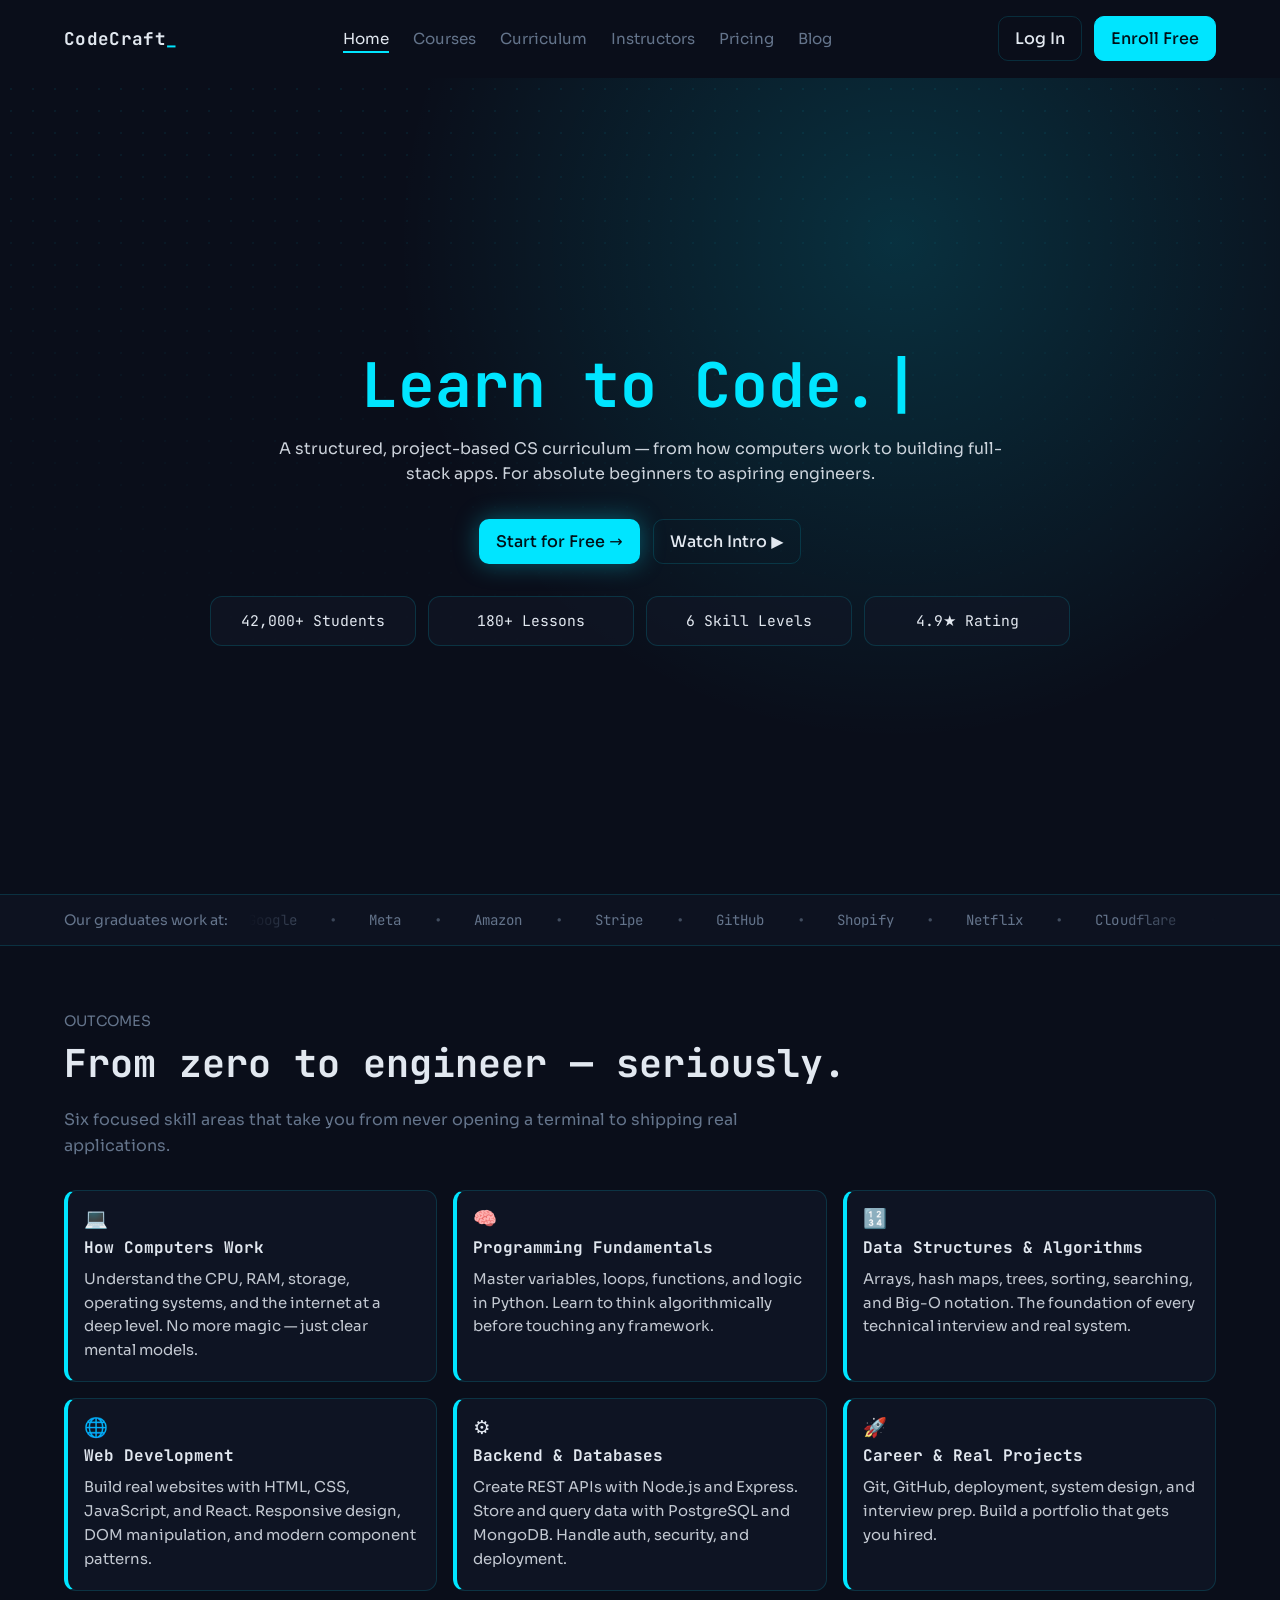
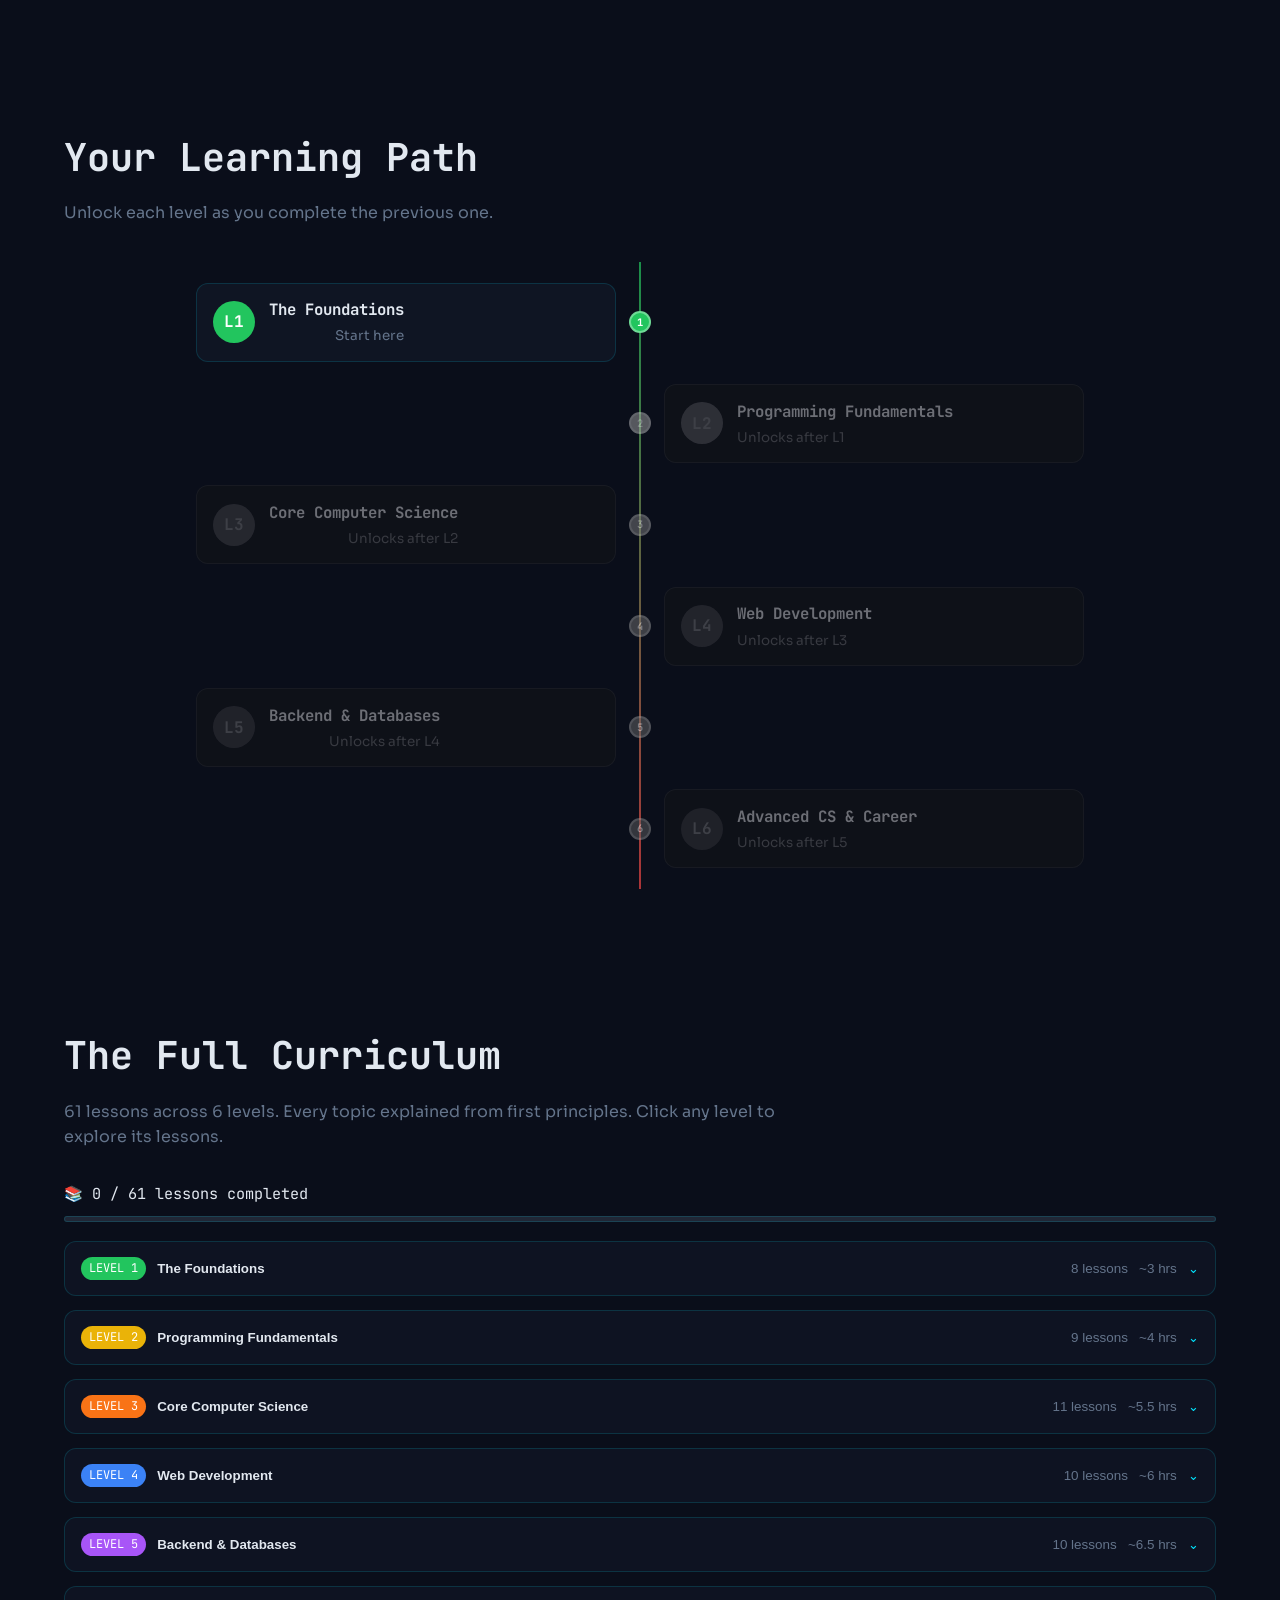
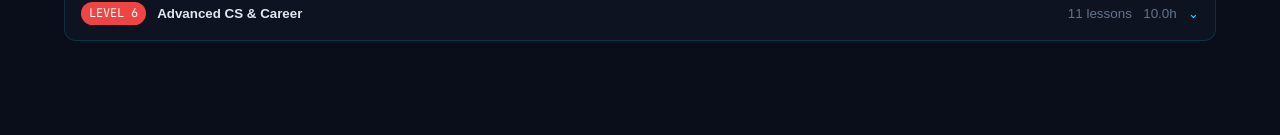
<file: codecraft.html>
<!DOCTYPE html>
<html lang="en">
<head>
  <meta charset="UTF-8" />
  <meta name="viewport" content="width=device-width, initial-scale=1.0" />
  <title>CodeCraft Academy</title>

  <link rel="preconnect" href="https://fonts.googleapis.com" />
  <link rel="preconnect" href="https://fonts.gstatic.com" crossorigin />
  <link href="https://fonts.googleapis.com/css2?family=JetBrains+Mono:wght@500;700&family=Sora:wght@300;400;500;600&display=swap" rel="stylesheet" />

  <style>
    :root {
      --bg: #0A0E1A;
      --surface: #111827;
      --surface2: #1A2236;
      --cyan: #00E5FF;
      --green: #39FF14;
      --muted: #64748B;
      --text: #E2E8F0;
      --border: rgba(0, 229, 255, 0.15);
      --radius: 12px;
      --trans: 0.3s cubic-bezier(0.4, 0, 0.2, 1);
    }

    * {
      box-sizing: border-box;
      margin: 0;
      padding: 0;
    }

    html,
    body {
      width: 100%;
      min-height: 100%;
      background: var(--bg);
      color: var(--text);
      font-family: "Sora", system-ui, -apple-system, Segoe UI, Roboto, Ubuntu, Cantarell, Noto Sans, sans-serif;
      scrollbar-color: var(--cyan) var(--surface);
      scrollbar-width: thin;
    }

    h1,
    h2,
    h3,
    h4,
    h5,
    h6 {
      font-family: "JetBrains Mono", ui-monospace, SFMono-Regular, Menlo, Monaco, Consolas, "Liberation Mono", "Courier New", monospace;
      color: var(--text);
    }

    body {
      line-height: 1.6;
      text-rendering: optimizeLegibility;
      -webkit-font-smoothing: antialiased;
    }

    a {
      color: inherit;
      text-decoration: none;
    }

    .site-header {
      position: sticky;
      top: 0;
      z-index: 1000;
      border-bottom: 1px solid transparent;
      transition: background var(--trans), border-color var(--trans), backdrop-filter var(--trans), box-shadow var(--trans);
    }

    .site-header.scrolled {
      background: rgba(10, 14, 26, 0.78);
      border-color: var(--border);
      backdrop-filter: blur(12px);
      -webkit-backdrop-filter: blur(12px);
      box-shadow: 0 8px 24px rgba(0, 0, 0, 0.35);
    }

    .nav-shell {
      max-width: 1200px;
      margin: 0 auto;
      padding: 1rem 1.5rem;
      display: flex;
      align-items: center;
      justify-content: space-between;
      gap: 1rem;
    }

    .logo {
      font-family: "JetBrains Mono", monospace;
      font-size: 1.1rem;
      font-weight: 700;
      letter-spacing: 0.02em;
    }

    .blink {
      color: var(--cyan);
      animation: blink 1s steps(1, end) infinite;
    }

    @keyframes blink {
      0%, 49% { opacity: 1; }
      50%, 100% { opacity: 0; }
    }

    .nav-links {
      display: flex;
      gap: 1.5rem;
      list-style: none;
      align-items: center;
    }

    .nav-link {
      position: relative;
      color: var(--muted);
      font-size: 0.95rem;
      transition: color var(--trans);
    }

    .nav-link:hover,
    .nav-link.active {
      color: var(--text);
    }

    .nav-link::after {
      content: "";
      position: absolute;
      left: 0;
      bottom: -0.35rem;
      width: 100%;
      height: 2px;
      background: var(--cyan);
      transform: scaleX(0);
      transform-origin: left;
      transition: transform var(--trans);
    }

    .nav-link.active::after,
    .nav-link:hover::after {
      transform: scaleX(1);
    }

    .nav-cta {
      display: flex;
      align-items: center;
      gap: 0.75rem;
    }

    .btn {
      display: inline-flex;
      align-items: center;
      justify-content: center;
      border-radius: 10px;
      border: 1px solid transparent;
      padding: 0.55rem 1rem;
      font-weight: 500;
      transition: transform var(--trans), background var(--trans), color var(--trans), border-color var(--trans);
    }

    .btn:hover {
      transform: translateY(-1px);
    }

    .btn-ghost {
      border-color: var(--border);
      color: var(--text);
      background: transparent;
    }

    .btn-ghost:hover {
      background: rgba(0, 229, 255, 0.08);
    }

    .btn-fill {
      background: var(--cyan);
      border-color: var(--cyan);
      color: #001018;
    }

    .btn-fill:hover {
      background: #4df0ff;
      border-color: #4df0ff;
    }

    .menu-toggle {
      display: none;
      width: 2.5rem;
      height: 2.5rem;
      border-radius: 10px;
      border: 1px solid var(--border);
      background: transparent;
      color: var(--text);
      align-items: center;
      justify-content: center;
      cursor: pointer;
    }

    .menu-overlay {
      position: fixed;
      inset: 0;
      background: rgba(10, 14, 26, 0.97);
      backdrop-filter: blur(8px);
      -webkit-backdrop-filter: blur(8px);
      display: none;
      align-items: center;
      justify-content: center;
      z-index: 999;
    }

    .menu-overlay.open {
      display: flex;
    }

    .menu-panel {
      display: flex;
      flex-direction: column;
      align-items: center;
      gap: 1.4rem;
    }

    .menu-panel .nav-link {
      font-size: 1.15rem;
    }

    .menu-actions {
      margin-top: 0.75rem;
      display: flex;
      gap: 0.75rem;
    }


    .reading-progress {
      position: fixed;
      top: 0;
      left: 0;
      height: 3px;
      width: 0%;
      background: var(--cyan);
      box-shadow: 0 0 14px var(--cyan);
      z-index: 1200;
      transition: width 0.12s linear;
    }

    .hero {
      position: relative;
      min-height: calc(100vh - 84px);
      display: grid;
      place-items: center;
      padding: 5.5rem 1.5rem 4rem;
      overflow: hidden;
      isolation: isolate;
    }

    .hero::before {
      content: "";
      position: absolute;
      inset: 0;
      background-image: radial-gradient(circle, rgba(0,229,255,0.24) 1px, transparent 1.2px);
      background-size: 22px 22px;
      opacity: 0.45;
      animation: drift 18s linear infinite;
      z-index: -2;
    }

    .hero::after {
      content: "";
      position: absolute;
      inset: 0;
      background: radial-gradient(circle at 70% 20%, rgba(0,229,255,0.16), transparent 45%),
                  linear-gradient(180deg, rgba(10,14,26,0.38), var(--bg) 72%);
      z-index: -1;
    }

    @keyframes drift {
      0% { transform: translate3d(0,0,0); }
      100% { transform: translate3d(22px,22px,0); }
    }

    .hero-inner {
      width: min(900px, 100%);
      text-align: center;
    }

    .hero-title {
      font-size: clamp(2rem, 4.8vw, 4rem);
      line-height: 1.12;
      margin-bottom: 1rem;
    }

    .typewriter {
      color: var(--cyan);
    }

    .typewriter::after {
      content: "|";
      margin-left: 0.25rem;
      color: var(--cyan);
      animation: blink 1s steps(1, end) infinite;
    }

    .hero-sub {
      max-width: 760px;
      margin: 0 auto;
      color: var(--text);
      opacity: 0.9;
    }

    .hero-actions {
      margin-top: 2rem;
      display: flex;
      justify-content: center;
      gap: 0.85rem;
      flex-wrap: wrap;
    }

    .btn-glow {
      background: var(--cyan);
      color: #001018;
      box-shadow: 0 0 0 rgba(0,229,255,0), 0 0 24px rgba(0,229,255,0.35);
    }

    .btn-glow:hover {
      box-shadow: 0 0 0 rgba(0,229,255,0), 0 0 28px rgba(0,229,255,0.6);
      background: #4df0ff;
    }

    .stats-bar {
      margin: 2rem auto 0;
      display: grid;
      grid-template-columns: repeat(4, minmax(130px, 1fr));
      gap: 0.75rem;
      width: min(860px, 100%);
    }

    .stat {
      border: 1px solid var(--border);
      border-radius: var(--radius);
      padding: 0.75rem;
      background: rgba(17,24,39,0.66);
      font-family: "JetBrains Mono", monospace;
      font-size: 0.92rem;
    }

    .enroll-toast {
      position: fixed;
      left: 1.25rem;
      bottom: 1.25rem;
      z-index: 1100;
      background: var(--surface2);
      border: 1px solid rgba(57,255,20,0.35);
      border-radius: var(--radius);
      padding: 0.75rem 0.9rem;
      display: none;
      align-items: center;
      gap: 0.65rem;
      cursor: pointer;
      box-shadow: 0 10px 30px rgba(0,0,0,0.35);
    }

    .enroll-toast.show { display: inline-flex; }

    .pulse-dot {
      width: 10px;
      height: 10px;
      border-radius: 999px;
      background: var(--green);
      box-shadow: 0 0 0 rgba(57,255,20,0.6);
      animation: pulse 1.8s infinite;
      flex-shrink: 0;
    }

    @keyframes pulse {
      0% { box-shadow: 0 0 0 0 rgba(57,255,20,0.55); }
      70% { box-shadow: 0 0 0 10px rgba(57,255,20,0); }
      100% { box-shadow: 0 0 0 0 rgba(57,255,20,0); }
    }



    .trust-bar {
      background: #0D1220;
      border-top: 1px solid var(--border);
      border-bottom: 1px solid var(--border);
      padding: 0.85rem 0;
      overflow: hidden;
    }

    .trust-inner {
      max-width: 1200px;
      margin: 0 auto;
      padding: 0 1.5rem;
      display: grid;
      grid-template-columns: auto 1fr;
      align-items: center;
      gap: 1.25rem;
    }

    .trust-label {
      color: var(--muted);
      white-space: nowrap;
      font-size: 0.9rem;
    }

    .marquee {
      overflow: hidden;
      mask-image: linear-gradient(90deg, transparent, #000 10%, #000 90%, transparent);
      -webkit-mask-image: linear-gradient(90deg, transparent, #000 10%, #000 90%, transparent);
    }

    .marquee-track {
      width: max-content;
      display: flex;
      gap: 2rem;
      animation: marquee 28s linear infinite;
      font-family: "JetBrains Mono", monospace;
      color: var(--muted);
      font-size: 0.88rem;
      letter-spacing: 0.01em;
    }

    .marquee-group {
      display: flex;
      gap: 2rem;
      list-style: none;
      white-space: nowrap;
    }

    .marquee-item::after {
      content: "•";
      color: rgba(100,116,139,0.6);
      margin-left: 2rem;
    }

    @keyframes marquee {
      from { transform: translateX(0); }
      to { transform: translateX(-50%); }
    }

    .learn-section,
    .path-section {
      max-width: 1200px;
      margin: 0 auto;
      padding: 4rem 1.5rem;
    }

    .section-title {
      font-size: clamp(1.6rem, 3vw, 2.5rem);
      margin-bottom: 0.75rem;
    }

    .section-sub {
      color: var(--muted);
      max-width: 740px;
      margin-bottom: 2rem;
    }

    .learn-grid {
      display: grid;
      grid-template-columns: repeat(3, minmax(0, 1fr));
      gap: 1rem;
    }

    .learn-card {
      background: rgba(17,24,39,0.72);
      border: 1px solid var(--border);
      border-left: 4px solid var(--cyan);
      border-radius: var(--radius);
      padding: 1.15rem 1.15rem 1.15rem 1rem;
      transition: transform var(--trans), box-shadow var(--trans), border-color var(--trans);
    }

    .learn-card:hover {
      transform: translateY(-4px);
      box-shadow: 0 0 0 rgba(0,229,255,0), 0 8px 28px rgba(0,229,255,0.25);
      border-color: rgba(0,229,255,0.38);
    }

    .learn-icon {
      font-size: 1.2rem;
      margin-bottom: 0.4rem;
      line-height: 1;
    }

    .learn-card h3 { font-size: 1rem; margin-bottom: 0.45rem; font-weight: 700; }
    .learn-card p { color: var(--text); opacity: 0.85; font-size: 0.93rem; }

    .path-section {
      position: relative;
      padding-top: 4.5rem;
      padding-bottom: 4.5rem;
    }

    .skill-tree {
      position: relative;
      max-width: 980px;
      margin: 2.25rem auto 0;
      padding: 0.5rem 0;
    }

    .skill-tree::before {
      content: "";
      position: absolute;
      left: 50%;
      top: 0;
      bottom: 0;
      width: 2px;
      background: linear-gradient(180deg, rgba(34,197,94,0.7), rgba(239,68,68,0.7));
      transform: translateX(-50%);
    }

    .tree-node {
      position: relative;
      width: 50%;
      padding: 0.6rem 1.5rem;
      margin: 0.2rem 0;
    }

    .tree-node.left {
      margin-left: 0;
      text-align: right;
    }

    .tree-node.right {
      margin-left: 50%;
      text-align: left;
    }

    .tree-card {
      position: relative;
      display: inline-flex;
      align-items: center;
      gap: 0.9rem;
      min-width: min(420px, 100%);
      max-width: 420px;
      background: rgba(17,24,39,0.78);
      border: 1px solid var(--border);
      border-radius: var(--radius);
      padding: 0.85rem 1rem;
    }

    .tree-node.left .tree-card { margin-left: auto; }

    .node-dot {
      position: absolute;
      top: 50%;
      width: 22px;
      height: 22px;
      border-radius: 50%;
      transform: translateY(-50%);
      border: 2px solid rgba(255,255,255,0.35);
      display: grid;
      place-items: center;
      font-family: "JetBrains Mono", monospace;
      font-size: 0.65rem;
      font-weight: 700;
      color: #fff;
      z-index: 2;
    }

    .tree-node.left .node-dot { right: -11px; }
    .tree-node.right .node-dot { left: -11px; }

    .level-circle {
      width: 42px;
      height: 42px;
      border-radius: 50%;
      display: grid;
      place-items: center;
      font-family: "JetBrains Mono", monospace;
      font-weight: 700;
      color: #fff;
      flex-shrink: 0;
    }

    .level-meta h3 { font-size: 0.98rem; margin-bottom: 0.2rem; }
    .level-meta p { font-size: 0.84rem; color: var(--muted); }

    .level-1 { background: #22C55E; }
    .level-2 { background: #EAB308; }
    .level-3 { background: #F97316; }
    .level-4 { background: #3B82F6; }
    .level-5 { background: #A855F7; }
    .level-6 { background: #EF4444; }

    .node-active .level-circle,
    .node-active .node-dot {
      box-shadow: 0 0 0 rgba(34,197,94,0.55);
      animation: levelPulse 1.8s infinite;
    }

    @keyframes levelPulse {
      0% { box-shadow: 0 0 0 0 rgba(34,197,94,0.45); }
      75% { box-shadow: 0 0 0 12px rgba(34,197,94,0); }
      100% { box-shadow: 0 0 0 0 rgba(34,197,94,0); }
    }

    .node-locked .tree-card,
    .node-locked .level-circle,
    .node-locked .node-dot {
      opacity: 0.45;
      filter: grayscale(1);
    }

    .tree-card[data-lock]::after {
      content: attr(data-lock);
      position: absolute;
      left: 50%;
      bottom: calc(100% + 10px);
      transform: translateX(-50%) translateY(6px);
      white-space: nowrap;
      background: #0D1220;
      border: 1px solid var(--border);
      color: var(--text);
      font-size: 0.76rem;
      padding: 0.35rem 0.5rem;
      border-radius: 8px;
      opacity: 0;
      pointer-events: none;
      transition: opacity var(--trans), transform var(--trans);
    }

    .node-locked .tree-card:hover::after {
      opacity: 1;
      transform: translateX(-50%) translateY(0);
    }

    .fade-card {
      opacity: 0;
      transform: translateY(18px);
      transition: opacity 0.65s ease, transform 0.65s ease;
    }

    .fade-card.in-view {
      opacity: 1;
      transform: translateY(0);
    }

    @media (max-width: 960px) {
      .nav-links,
      .nav-cta {
        display: none;
      }

      .menu-toggle {
        display: inline-flex;
      }

      .stats-bar {
        grid-template-columns: repeat(2, minmax(130px, 1fr));
      }

      .trust-inner {
        grid-template-columns: 1fr;
        gap: 0.6rem;
      }

      .learn-grid {
        grid-template-columns: 1fr 1fr;
      }

      .tree-node,
      .tree-node.right {
        width: 100%;
        margin-left: 0;
        text-align: left;
        padding-left: 2.2rem;
      }

      .skill-tree::before {
        left: 20px;
      }

      .tree-node.left .node-dot,
      .tree-node.right .node-dot {
        left: 9px;
        right: auto;
      }

      .tree-node.left .tree-card {
        margin-left: 0;
      }
    }

    @media (max-width: 560px) {
      .stats-bar {
        grid-template-columns: 1fr;
      }

      .learn-grid {
        grid-template-columns: 1fr;
      }
    }



    .curriculum-section {
      max-width: 1200px;
      margin: 0 auto;
      padding: 4rem 1.5rem 5rem;
    }

    .curriculum-top {
      margin: 1.5rem 0 1.2rem;
    }

    .curriculum-counter {
      font-family: "JetBrains Mono", monospace;
      font-size: 0.95rem;
      margin-bottom: 0.6rem;
    }

    .curriculum-progress {
      height: 6px;
      width: 100%;
      background: rgba(100,116,139,0.25);
      border-radius: 999px;
      overflow: hidden;
      border: 1px solid var(--border);
    }

    .curriculum-progress-fill {
      height: 100%;
      width: 0%;
      background: linear-gradient(90deg, var(--cyan), #22c55e);
      transition: width var(--trans);
    }

    .accordion-item { border: 1px solid var(--border); border-radius: var(--radius); margin-bottom: 0.85rem; background: rgba(17,24,39,0.65); overflow: hidden; }
    .accordion-header { width: 100%; background: transparent; color: var(--text); border: 0; padding: 0.95rem 1rem; display:flex; align-items:center; justify-content:space-between; gap:1rem; cursor:pointer; }
    .acc-left { display:flex; align-items:center; gap:0.7rem; flex-wrap:wrap; }
    .lvl-badge { font-family:"JetBrains Mono", monospace; font-size:0.75rem; padding:0.22rem 0.5rem; border-radius:999px; color:#fff; }
    .acc-meta { color: var(--muted); font-size:0.84rem; display:flex; gap:0.7rem; align-items:center; }
    .acc-chevron { transition: transform var(--trans); color: var(--cyan); }
    .accordion-item.open .acc-chevron { transform: rotate(180deg); }
    .accordion-body { max-height: 0; overflow: hidden; transition: max-height .35s ease; }
    .lesson-list { padding: 0 1rem 1rem; display:grid; gap:0.55rem; }
    .lesson-row { display:grid; grid-template-columns:auto 1fr auto auto; gap:0.6rem; align-items:center; border:1px solid rgba(100,116,139,0.25); border-radius:10px; padding:0.55rem 0.65rem; background: rgba(10,14,26,0.5); }
    .lesson-row input { accent-color: var(--cyan); width:16px; height:16px; }
    .lesson-title { font-size:0.92rem; }
    .duration-badge,.project-badge,.preview-pill { font-size:0.72rem; border-radius:999px; padding:0.2rem 0.45rem; font-family:"JetBrains Mono", monospace; }
    .duration-badge { border:1px solid var(--border); color:var(--muted); }
    .preview-pill { background: rgba(34,197,94,0.2); border:1px solid rgba(34,197,94,0.4); color:#86efac; }
    .lesson-row.project { background: rgba(234,179,8,0.12); border-color: rgba(234,179,8,0.45); }
    .project-badge { background: rgba(234,179,8,0.2); border:1px solid rgba(234,179,8,0.5); color:#facc15; }

    ::-webkit-scrollbar {
      width: 10px;
      height: 10px;
    }

    ::-webkit-scrollbar-track {
      background: var(--surface);
    }

    ::-webkit-scrollbar-thumb {
      background: linear-gradient(180deg, var(--cyan), #00b8cc);
      border-radius: 999px;
      border: 2px solid var(--surface);
      transition: background var(--trans);
    }

    ::-webkit-scrollbar-thumb:hover {
      background: linear-gradient(180deg, #4df0ff, var(--cyan));
    }
  </style>
</head>
<body>
  <div class="reading-progress" id="readingProgress" aria-hidden="true"></div>

  <header class="site-header" id="siteHeader">
    <nav class="nav-shell" aria-label="Main navigation">
      <a class="logo" href="#">CodeCraft<span class="blink">_</span></a>

      <ul class="nav-links">
        <li><a class="nav-link active" href="#">Home</a></li>
        <li><a class="nav-link" href="#">Courses</a></li>
        <li><a class="nav-link" href="#">Curriculum</a></li>
        <li><a class="nav-link" href="#">Instructors</a></li>
        <li><a class="nav-link" href="#">Pricing</a></li>
        <li><a class="nav-link" href="#">Blog</a></li>
      </ul>

      <div class="nav-cta">
        <a class="btn btn-ghost" href="#">Log In</a>
        <a class="btn btn-fill" href="#">Enroll Free</a>
      </div>

      <button class="menu-toggle" id="menuToggle" aria-label="Open menu" aria-expanded="false" aria-controls="mobileMenu">
        ☰
      </button>
    </nav>
  </header>

  <div class="menu-overlay" id="mobileMenu" aria-hidden="true">
    <div class="menu-panel">
      <a class="nav-link active" href="#">Home</a>
      <a class="nav-link" href="#">Courses</a>
      <a class="nav-link" href="#">Curriculum</a>
      <a class="nav-link" href="#">Instructors</a>
      <a class="nav-link" href="#">Pricing</a>
      <a class="nav-link" href="#">Blog</a>
      <div class="menu-actions">
        <a class="btn btn-ghost" href="#">Log In</a>
        <a class="btn btn-fill" href="#">Enroll Free</a>
      </div>
    </div>
  </div>


  <main>
    <section class="hero" id="home">
      <div class="hero-inner">
        <h1 class="hero-title"> <span class="typewriter" id="typewriterText">Learn to Code.</span> </h1>
        <p class="hero-sub">A structured, project-based CS curriculum — from how computers work to building full-stack apps. For absolute beginners to aspiring engineers.</p>

        <div class="hero-actions">
          <a class="btn btn-glow" href="#">Start for Free →</a>
          <a class="btn btn-ghost" href="#">Watch Intro ▶</a>
        </div>

        <div class="stats-bar" aria-label="CodeCraft stats">
          <div class="stat">42,000+ Students</div>
          <div class="stat">180+ Lessons</div>
          <div class="stat">6 Skill Levels</div>
          <div class="stat">4.9★ Rating</div>
        </div>
      </div>
    </section>
  </main>

  <button class="enroll-toast" id="enrollToast" type="button" aria-label="Dismiss recent enrollment notification">
    <span class="pulse-dot" aria-hidden="true"></span>
    <span>Arjun S. just enrolled in Python Basics</span>
  </button>


  <section class="trust-bar" aria-label="Graduate employers">
    <div class="trust-inner">
      <p class="trust-label">Our graduates work at:</p>
      <div class="marquee">
        <div class="marquee-track">
          <ul class="marquee-group" aria-hidden="true">
            <li class="marquee-item">Google</li><li class="marquee-item">Meta</li><li class="marquee-item">Amazon</li><li class="marquee-item">Stripe</li><li class="marquee-item">GitHub</li><li class="marquee-item">Shopify</li><li class="marquee-item">Netflix</li><li class="marquee-item">Cloudflare</li><li class="marquee-item">Vercel</li><li class="marquee-item">OpenAI</li><li class="marquee-item">Microsoft</li><li class="marquee-item">Notion</li><li class="marquee-item">Linear</li><li class="marquee-item">Figma</li>
          </ul>
          <ul class="marquee-group" aria-hidden="true">
            <li class="marquee-item">Google</li><li class="marquee-item">Meta</li><li class="marquee-item">Amazon</li><li class="marquee-item">Stripe</li><li class="marquee-item">GitHub</li><li class="marquee-item">Shopify</li><li class="marquee-item">Netflix</li><li class="marquee-item">Cloudflare</li><li class="marquee-item">Vercel</li><li class="marquee-item">OpenAI</li><li class="marquee-item">Microsoft</li><li class="marquee-item">Notion</li><li class="marquee-item">Linear</li><li class="marquee-item">Figma</li>
          </ul>
        </div>
      </div>
    </div>
  </section>

  <section class="learn-section" id="curriculum">
    <p class="trust-label">OUTCOMES</p>
    <h2 class="section-title">From zero to engineer — seriously.</h2>
    <p class="section-sub">Six focused skill areas that take you from never opening a terminal to shipping real applications.</p>
    <div class="learn-grid">
      <article class="learn-card fade-card"><div class="learn-icon" aria-hidden="true">💻</div><h3>How Computers Work</h3><p>Understand the CPU, RAM, storage, operating systems, and the internet at a deep level. No more magic — just clear mental models.</p></article>
      <article class="learn-card fade-card"><div class="learn-icon" aria-hidden="true">🧠</div><h3>Programming Fundamentals</h3><p>Master variables, loops, functions, and logic in Python. Learn to think algorithmically before touching any framework.</p></article>
      <article class="learn-card fade-card"><div class="learn-icon" aria-hidden="true">🔢</div><h3>Data Structures &amp; Algorithms</h3><p>Arrays, hash maps, trees, sorting, searching, and Big-O notation. The foundation of every technical interview and real system.</p></article>
      <article class="learn-card fade-card"><div class="learn-icon" aria-hidden="true">🌐</div><h3>Web Development</h3><p>Build real websites with HTML, CSS, JavaScript, and React. Responsive design, DOM manipulation, and modern component patterns.</p></article>
      <article class="learn-card fade-card"><div class="learn-icon" aria-hidden="true">⚙️</div><h3>Backend &amp; Databases</h3><p>Create REST APIs with Node.js and Express. Store and query data with PostgreSQL and MongoDB. Handle auth, security, and deployment.</p></article>
      <article class="learn-card fade-card"><div class="learn-icon" aria-hidden="true">🚀</div><h3>Career &amp; Real Projects</h3><p>Git, GitHub, deployment, system design, and interview prep. Build a portfolio that gets you hired.</p></article>
    </div>
  </section>

  <section class="path-section" id="learning-path">
    <h2 class="section-title">Your Learning Path</h2>
    <p class="section-sub">Unlock each level as you complete the previous one.</p>
    <div class="skill-tree" aria-label="Vertical learning path skill tree">
      <article class="tree-node left node-active fade-card">
        <span class="node-dot level-1">1</span>
        <div class="tree-card">
          <div class="level-circle level-1">L1</div>
          <div class="level-meta"><h3>The Foundations</h3><p>Start here</p></div>
        </div>
      </article>
      <article class="tree-node right node-locked fade-card">
        <span class="node-dot level-2">2</span>
        <div class="tree-card" data-lock="Complete Level 1 to unlock">
          <div class="level-circle level-2">L2</div>
          <div class="level-meta"><h3>Programming Fundamentals</h3><p>Unlocks after L1</p></div>
        </div>
      </article>
      <article class="tree-node left node-locked fade-card">
        <span class="node-dot level-3">3</span>
        <div class="tree-card" data-lock="Complete Level 2 to unlock">
          <div class="level-circle level-3">L3</div>
          <div class="level-meta"><h3>Core Computer Science</h3><p>Unlocks after L2</p></div>
        </div>
      </article>
      <article class="tree-node right node-locked fade-card">
        <span class="node-dot level-4">4</span>
        <div class="tree-card" data-lock="Complete Level 3 to unlock">
          <div class="level-circle level-4">L4</div>
          <div class="level-meta"><h3>Web Development</h3><p>Unlocks after L3</p></div>
        </div>
      </article>
      <article class="tree-node left node-locked fade-card">
        <span class="node-dot level-5">5</span>
        <div class="tree-card" data-lock="Complete Level 4 to unlock">
          <div class="level-circle level-5">L5</div>
          <div class="level-meta"><h3>Backend &amp; Databases</h3><p>Unlocks after L4</p></div>
        </div>
      </article>
      <article class="tree-node right node-locked fade-card">
        <span class="node-dot level-6">6</span>
        <div class="tree-card" data-lock="Complete Level 5 to unlock">
          <div class="level-circle level-6">L6</div>
          <div class="level-meta"><h3>Advanced CS &amp; Career</h3><p>Unlocks after L5</p></div>
        </div>
      </article>
    </div>
  </section>

  <section class="curriculum-section" id="full-curriculum">
    <h2 class="section-title">The Full Curriculum</h2>
    <p class="section-sub">61 lessons across 6 levels. Every topic explained from first principles. Click any level to explore its lessons.</p>
    <div class="curriculum-top">
      <p class="curriculum-counter" id="curriculumCounter">📚 0 / 61 lessons completed</p>
      <div class="curriculum-progress"><div class="curriculum-progress-fill" id="curriculumProgressFill"></div></div>
    </div>
    <div id="curriculumAccordion"></div>
  </section>


  <script>
    const siteHeader = document.getElementById('siteHeader');
    const menuToggle = document.getElementById('menuToggle');
    const mobileMenu = document.getElementById('mobileMenu');

    const onScroll = () => {
      siteHeader.classList.toggle('scrolled', window.scrollY > 50);

      const scrollTop = window.scrollY;
      const scrollHeight = document.documentElement.scrollHeight - window.innerHeight;
      const progress = scrollHeight > 0 ? (scrollTop / scrollHeight) * 100 : 0;
      readingProgress.style.width = `${Math.min(progress, 100)}%`;
    };

    const toggleMenu = () => {
      const isOpen = mobileMenu.classList.toggle('open');
      menuToggle.setAttribute('aria-expanded', String(isOpen));
      mobileMenu.setAttribute('aria-hidden', String(!isOpen));
      document.body.style.overflow = isOpen ? 'hidden' : '';
    };


    const readingProgress = document.getElementById('readingProgress');
    const typewriterText = document.getElementById('typewriterText');
    const enrollToast = document.getElementById('enrollToast');

    const phrases = [
      'Learn to Code.',
      'Build Anything.',
      'Think Like a Computer.',
      'Go From Zero to Engineer.'
    ];
    let phraseIndex = 0;
    let letterIndex = 0;
    let deleting = false;

    const runTypewriter = () => {
      const current = phrases[phraseIndex];
      typewriterText.textContent = current.slice(0, letterIndex);

      if (!deleting && letterIndex < current.length) {
        letterIndex += 1;
        setTimeout(runTypewriter, 75);
      } else if (!deleting && letterIndex === current.length) {
        deleting = true;
        setTimeout(runTypewriter, 1200);
      } else if (deleting && letterIndex > 0) {
        letterIndex -= 1;
        setTimeout(runTypewriter, 40);
      } else {
        deleting = false;
        phraseIndex = (phraseIndex + 1) % phrases.length;
        setTimeout(runTypewriter, 220);
      }
    };



    const curriculumData = [
      {level:1,color:'#22C55E',title:'The Foundations',hours:'~3 hrs',lessons:[
        ['1.1','How Computers Work: CPU, RAM, Storage & GPU Explained','14 min',true,false],['1.2','Binary & Number Systems: How Computers Count','10 min',false,false],['1.3','Operating Systems: What They Are & How to Use Them','12 min',true,false],['1.4','The Internet Explained: TCP/IP, DNS, HTTP & Browsers','16 min',false,false],['1.5','Introduction to the Terminal & Command Line','18 min',false,false],['1.6','Files, Folders & File Systems','8 min',false,false],['1.7','What is a Programming Language?','10 min',true,false],['1.8','Your First Program: "Hello, World!" in Python','PROJECT',false,true]
      ]},
      {level:2,color:'#EAB308',title:'Programming Fundamentals',hours:'~4 hrs',lessons:[
        ['2.9','Variables, Data Types & Memory','14 min',true,false],['2.10','Operators & Expressions','10 min',false,false],['2.11','Conditionals: if / else / elif','12 min',false,false],['2.12','Loops: for, while, and When to Use Each','16 min',false,false],['2.13','Functions: Writing Reusable Code','18 min',true,false],['2.14','Scope, Closures & the Call Stack','14 min',false,false],['2.15','Debugging: Reading Errors & Using Print Statements','12 min',false,false],['2.16','Pseudocode & Flowcharts: Planning Before Coding','10 min',false,false],['2.17','Mini Project: Build a Text-Based Calculator','PROJECT',false,true]
      ]},
      {level:3,color:'#F97316',title:'Core Computer Science',hours:'~5.5 hrs',lessons:[
        ['3.18','Arrays & Lists: When Order Matters','12 min',false,false],['3.19','Strings & String Manipulation','14 min',true,false],['3.20','Dictionaries & Hash Maps','16 min',false,false],['3.21','Stacks & Queues: The Fundamentals','14 min',false,false],['3.22','Linked Lists: Explained Visually','18 min',false,false],['3.23','Recursion: How to Think Recursively','20 min',true,false],['3.24','Searching: Linear & Binary Search','14 min',false,false],['3.25','Sorting: Bubble, Merge & Quick Sort','22 min',false,false],['3.26','Big-O Notation & Algorithm Complexity','18 min',false,false],['3.27','Object-Oriented Programming: Classes & Objects','20 min',true,false],['3.28','Mini Project: Student Grade Manager in Python','PROJECT',false,true]
      ]},
      {level:4,color:'#3B82F6',title:'Web Development',hours:'~6 hrs',lessons:[
        ['4.29','How Websites Work: HTML, CSS, JS & the Browser','12 min',true,false],['4.30','HTML5 Deep Dive: Semantics, Forms & Accessibility','18 min',false,false],['4.31','CSS Mastery: Box Model, Flexbox & Grid','24 min',false,false],['4.32','Responsive Design & Mobile-First Development','20 min',true,false],['4.33','JavaScript: DOM Manipulation & Events','22 min',false,false],['4.34','Modern JavaScript: ES6+, Promises & async/await','20 min',false,false],['4.35','React: Components, Props & State','24 min',true,false],['4.36','React Hooks & Managing Application State','22 min',false,false],['4.37','Git & GitHub: Version Control for Real Projects','16 min',false,false],['4.38','Mini Project: Build a Full Portfolio Website','PROJECT',false,true]
      ]},
      {level:5,color:'#A855F7',title:'Backend & Databases',hours:'~6.5 hrs',lessons:[
        ['5.39','How Servers Work: HTTP, REST & Request/Response','14 min',true,false],['5.40','Node.js & Express: Building Your First API','24 min',false,false],['5.41','SQL Fundamentals: Tables, Queries & Joins','22 min',false,false],['5.42','PostgreSQL: Setting Up & Querying a Real Database','20 min',true,false],['5.43','MongoDB: Documents, Collections & CRUD','18 min',false,false],['5.44','Authentication: Sessions, JWT & OAuth','22 min',false,false],['5.45','API Design Best Practices & Documentation','16 min',false,false],['5.46','Web Security: XSS, CSRF, SQL Injection & HTTPS','18 min',false,false],['5.47','Deployment: Vercel, Railway & AWS Basics','20 min',true,false],['5.48','Mini Project: Full-Stack Notes App with Auth','PROJECT',false,true]
      ]},
      {level:6,color:'#EF4444',title:'Advanced CS & Career',hours:'10.0h',lessons:[
        ['6.1','System Design Basics','14 min',false,false],['6.2','Scalability Concepts','13 min',false,false],['6.3','Testing Strategies','11 min',false,false],['6.4','GitHub Workflow','10 min',true,false],['6.5','Mini Project: Architecture Case Study','PROJECT',false,true],['6.6','Interview Algorithms','15 min',false,false],['6.7','Behavioral Interviews','9 min',false,false],['6.8','Portfolio Positioning','10 min',false,false],['6.9','Resume + LinkedIn','8 min',false,false],['6.10','Final Capstone','PROJECT',false,true],['6.11','Graduation Checklist','7 min',false,false]
      ]}
    ];

    const curriculumAccordion = document.getElementById('curriculumAccordion');
    const curriculumCounter = document.getElementById('curriculumCounter');
    const curriculumProgressFill = document.getElementById('curriculumProgressFill');
    const storageKey = 'codecraft.completedLessons';

    const renderCurriculum = () => {
      curriculumAccordion.innerHTML = curriculumData.map((lvl) => {
        const rows = lvl.lessons.map((lesson) => {
          const [id,title,duration,free,project] = lesson;
          return `<label class="lesson-row ${project ? 'project' : ''}"><input type="checkbox" data-lesson="${id}"><span class="lesson-title">${project ? '🛠 ' : ''}${id} — ${title}</span>${project ? '<span class="project-badge">PROJECT</span>' : `<span class="duration-badge">${duration}</span>`}${free ? '<span class="preview-pill">FREE PREVIEW</span>' : '<span></span>'}</label>`;
        }).join('');
        return `<article class="accordion-item"><button class="accordion-header"><div class="acc-left"><span class="lvl-badge" style="background:${lvl.color}">LEVEL ${lvl.level}</span><strong>${lvl.title}</strong></div><div class="acc-meta"><span>${lvl.lessons.length} lessons</span><span>${lvl.hours}</span><span class="acc-chevron">⌄</span></div></button><div class="accordion-body"><div class="lesson-list">${rows}</div></div></article>`;
      }).join('');
    };

    const updateCurriculumProgress = () => {
      const checks = [...document.querySelectorAll('#curriculumAccordion input[type="checkbox"]')];
      const done = checks.filter((c) => c.checked).length;
      curriculumCounter.textContent = `📚 ${done} / 61 lessons completed`;
      curriculumProgressFill.style.width = `${(done / 61) * 100}%`;
      localStorage.setItem(storageKey, JSON.stringify(checks.filter((c) => c.checked).map((c) => c.dataset.lesson)));
    };

    renderCurriculum();

    document.querySelectorAll('.accordion-header').forEach((header) => {
      header.addEventListener('click', () => {
        const item = header.closest('.accordion-item');
        const body = item.querySelector('.accordion-body');
        const open = item.classList.toggle('open');
        body.style.maxHeight = open ? `${body.scrollHeight}px` : '0px';
      });
    });

    const saved = new Set(JSON.parse(localStorage.getItem(storageKey) || '[]'));
    document.querySelectorAll('#curriculumAccordion input[type="checkbox"]').forEach((box) => {
      box.checked = saved.has(box.dataset.lesson);
      box.addEventListener('change', updateCurriculumProgress);
    });
    updateCurriculumProgress();

    const fadeCards = document.querySelectorAll('.fade-card');
    const fadeObserver = new IntersectionObserver((entries) => {
      entries.forEach((entry) => {
        if (entry.isIntersecting) {
          entry.target.classList.add('in-view');
          fadeObserver.unobserve(entry.target);
        }
      });
    }, { threshold: 0.15 });

    fadeCards.forEach((card) => fadeObserver.observe(card));

    onScroll();
    runTypewriter();
    setTimeout(() => enrollToast.classList.add('show'), 4000);
    enrollToast.addEventListener('click', () => enrollToast.remove());
    window.addEventListener('scroll', onScroll);
    menuToggle.addEventListener('click', toggleMenu);
    mobileMenu.addEventListener('click', (event) => {
      if (event.target === mobileMenu || event.target.classList.contains('nav-link')) {
        toggleMenu();
      }
    });
  </script>
</body>
</html>
</file>
